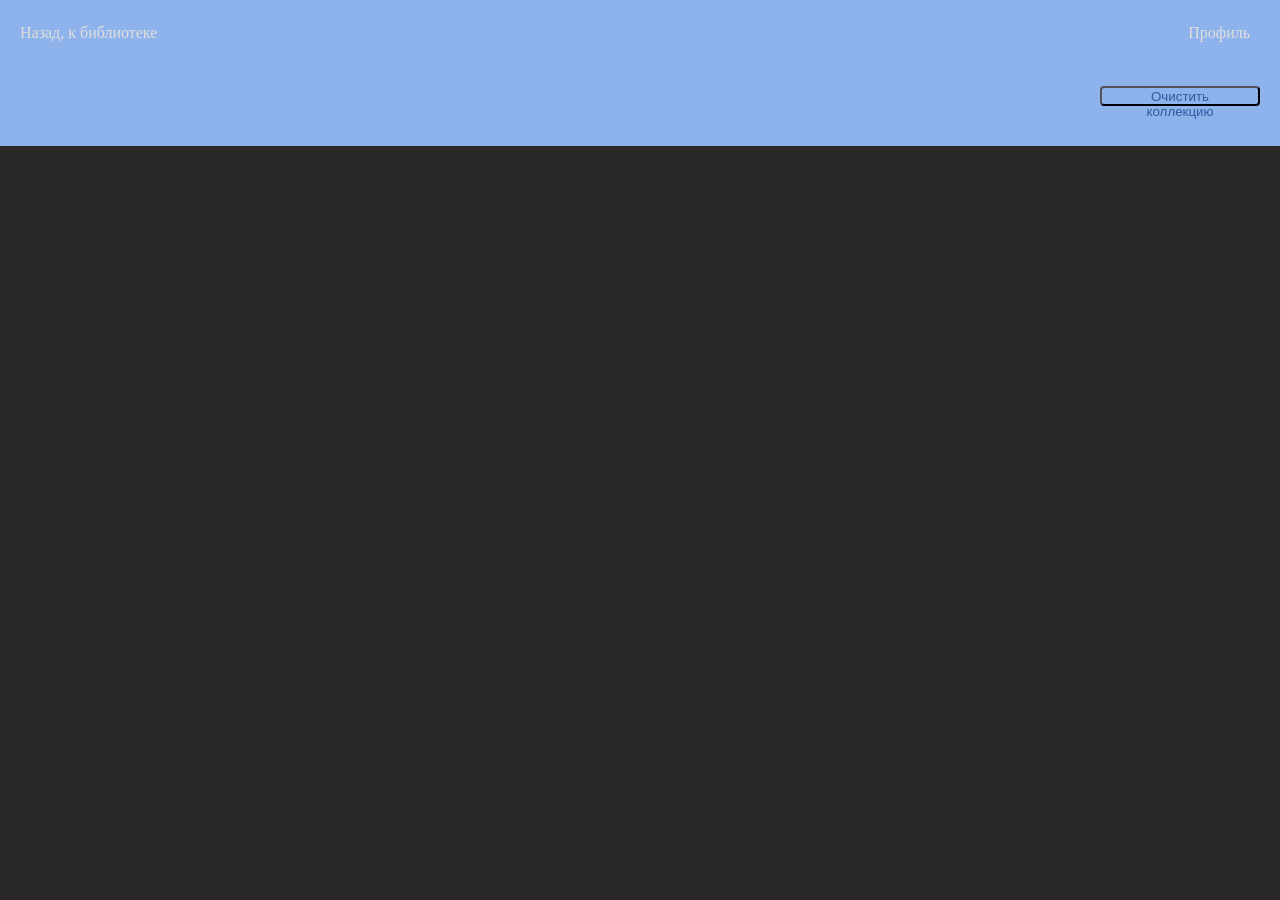
<file: collection.html>
<!DOCTYPE html>
<html lang="en">
<head>
    <meta charset="UTF-8">
    <meta name="viewport" content="width=device-width, initial-scale=1.0">
    <title>BookShells</title>
    <link rel="stylesheet" href="style.css">
</head>
<body>
    <header class="header-collection">
        <div class="inf-collection">
            <a href="MyLibrary.html" class="back">Назад, к библиотеке</a>
            <a href="profile.html">Профиль</a>
        </div>

        <div class="about-collection">
            <p id="about-collection"></p>
            <!-- <p class="reading-cnt"></p> -->
            <button class="clear">Очистить коллекцию</button>
        </div>
    </header>
    
    <section class="chose-collection" id="chose-collection">

        <!-- <div class="book-card">
            <img class="img-book-mini" src="images/Mziry.png">
            <div class="book-desc">
                <p class="name">Мцыри</p>
                <p class="author">М.Ю. Лермонтов</p>
                <p class="begin">Начато</p>
                <p class="end">Завершено</p>

                <div class="genre-rating">
                    <label class="genre">Поэзия</label>
                    <div class="rating">Ваша оценка</div>
                </div>
                
            </div>
        </div> -->
        
    </section>
    <script src="collection.js"></script>
</body>
</html>
</file>
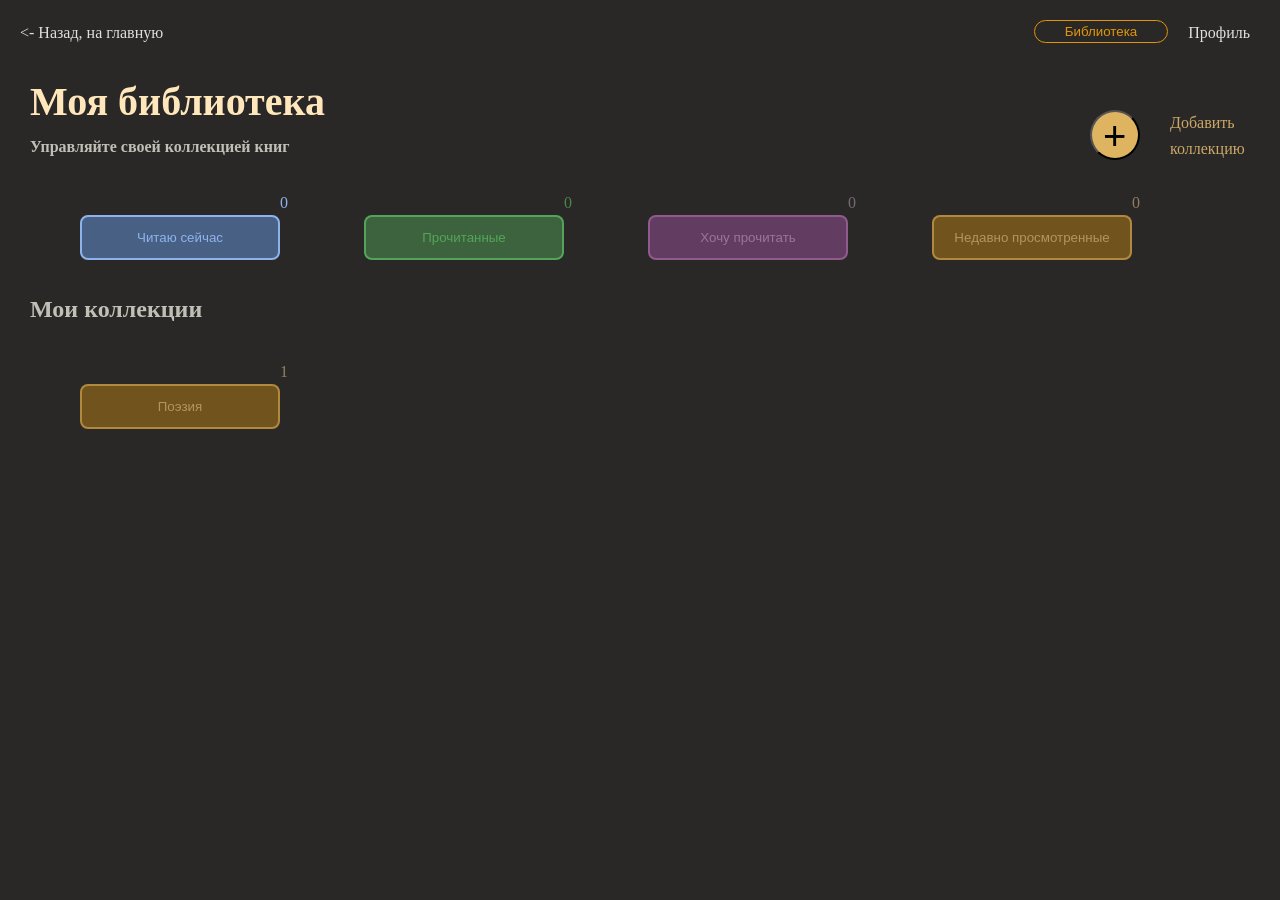
<file: MyLibrary.html>
<!DOCTYPE html>
<html lang="en">
<head>
    <meta charset="UTF-8">
    <meta name="viewport" content="width=device-width, initial-scale=1.0">
    <title>BookShells</title>
    <link rel="stylesheet" href="style.css">
</head>
<body>
    <header>
        <div class="information">
            <a href="index.html" class="back"><- Назад, на главную</a>
            <a href="profile.html">Профиль</a>
            <button class="library">Библиотека</button>
        </div>
    </header>

    <div class="library-header">
        <p>Добавить коллекцию</p>
        <button class="add-collection">+</button>
        <h1>Моя библиотека</h1>
        <h4>Управляйте своей коллекцией книг</h4>
    </div>
    
    <div class="collections" id="collections">
        <div> <p class="reading-cnt" id="reading-cnt">0</p> <button class="reading" id="reading">Читаю сейчас</button></div>
        <div> <p class="read-cnt" id="read-cnt">0</p> <button class="read" id="read">Прочитанные</button> </div>
        <div> <p class="wanna-read-cnt" id="wanna-read-cnt">0</p> <button class="wanna-read" id="wanna-read">Хочу прочитать</button></div>
        <div> <p class="recent-cnt" id="recent-cnt">0</p> <button class="recent" id="recent">Нeдавно просмотренные</button></div>
    </div>

    <h2>Мои коллекции</h2>
    <div class="my-collections">
        <div><p class="collection-1">1</p> <button class="recent">Поэзия</button> </div>
    </div>
    <script src="library.js"></script>
</body>
</html>
</file>
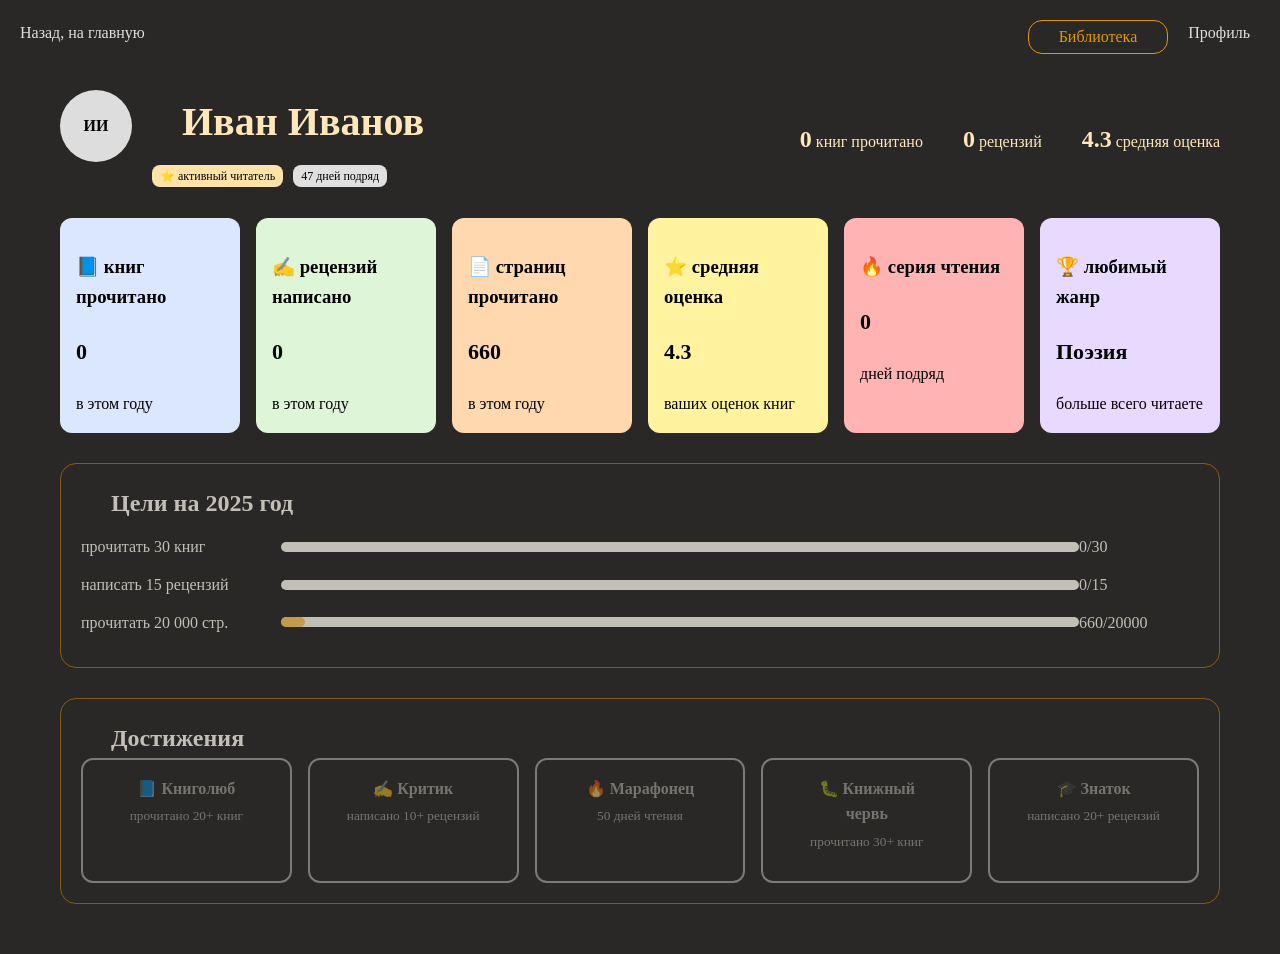
<file: profile.html>
<!DOCTYPE html>
<html lang="en">
<head>
    <meta charset="UTF-8">
    <meta name="viewport" content="width=device-width, initial-scale=1.0">
    <title>BookShells</title>
    <link rel="stylesheet" href="style.css">
</head>
    <header>
        <div class="information">
            <a href="index.html" class="back">Назад, на главную</a>
            <a href="profile.html">Профиль</a>
            <a href="MyLibrary.html" class="library">Библиотека</a>
        </div>
    </header>
<body>
    <main class="prof-container">

  <section class="profile">
    <div class="profile-left">
      <div class="avatar">ИИ</div>
      <div>
        <h1>Иван Иванов</h1>
        <div class="badges">
          <span class="badge yellow">⭐ активный читатель</span>
          <span class="badge gray">47 дней подряд</span>
        </div>
      </div>
    </div>

    <div class="profile-stats">
      <div>
        <strong id="books-count">0</strong>
        <span>книг прочитано</span>
      </div>
      <div>
        <strong id="reviews-count">0</strong>
        <span>рецензий</span>
      </div>
      <div>
        <strong id="avg-rating">0</strong>
        <span>средняя оценка</span>
      </div>
    </div>
  </section>


  <section class="cards">
    <div class="card blue">
      <h3>📘 книг прочитано</h3>
      <p class="big">25</p>
      <span>в этом году</span>
    </div>

    <div class="card green">
      <h3>✍ рецензий написано</h3>
      <p class="big">13</p>
      <span>в этом году</span>
    </div>

    <div class="card orange">
      <h3>📄 страниц прочитано</h3>
      <p class="big">14540</p>
      <span>в этом году</span>
    </div>

    <div class="card yellow">
      <h3>⭐ средняя оценка</h3>
      <p class="big">4.2</p>
      <span>ваших оценок книг</span>
    </div>

    <div class="card red">
      <h3>🔥 серия чтения</h3>
      <p class="big">67</p>
      <span>дней подряд</span>
    </div>

    <div class="card purple">
      <h3>🏆 любимый жанр</h3>
      <p class="big">поэзия</p>
      <span>больше всего читаете</span>
    </div>
  </section>


  <section class="block">
    <h2>Цели на 2025 год</h2>

    <div class="goal">
      <span>прочитать 30 книг</span>
      <div class="progress">
        <div class="progress-fill" style="width:83%"></div>
      </div>
      <span class="value">25/30</span>
    </div>

    <div class="goal">
      <span>написать 15 рецензий</span>
      <div class="progress">
        <div class="progress-fill" style="width:87%"></div>
      </div>
      <span class="value">13/15</span>
    </div>

    <div class="goal">
      <span>прочитать 20 000 стр.</span>
      <div class="progress">
        <div class="progress-fill" style="width:73%"></div>
      </div>
      <span class="value">14540/20000</span>
    </div>
  </section>


  <section class="block">
    <h2>Достижения</h2>

    <div class="achievements">
      <div class="achievement active">
        <h4>📘 Книголюб</h4>
        <p class="achievement-description">прочитано 20+ книг</p>
      </div>

      <div class="achievement active">
        <h4>✍ Критик</h4>
        <p class="achievement-description">написано 10+ рецензий</p>
      </div>

      <div class="achievement active">
        <h4>🔥 Марафонец</h4>
        <p class="achievement-description">50 дней чтения</p>
      </div>

      <div class="achievement locked">
        <h4>🐛 Книжный червь</h4>
        <p class="achievement-description">прочитано 30+ книг</p>
      </div>

      <div class="achievement locked">
        <h4>🎓 Знаток</h4>
        <p class="achievement-description">написано 20+ рецензий</p>
      </div>
    </div>
  </section>

</main>
<script src="profile.js"></script>
</body>
</html>
</file>
<file: style.css>
* {
  box-sizing: border-box;
}
body{
    margin: 0;
    font-family: Georgia, 'Times New Roman', Times, serif;
    line-height: 1.6;
    background: #292826;
}
.header-main{
    position: fixed;
    top: 0;
    left: 0;
    right:0;
    height: auto;
    width: 100%;
    background: #292826;
    box-shadow: 0 4px 4px #c5800097;
    z-index: 100;
}
.information, .search{ margin-top: 20px;}
.navigation{ 
    display: flex;
    flex-direction: row;
    flex-wrap: wrap;
    margin-left: 20px;
    margin-bottom: 10px;
}

a{
    display: flex;
    float: right;
    margin-right: 30px;
    text-decoration: none;
    color: #E0DFDC;
}
.library, .main-page{
    display: flex;
    float: right;
    margin-right: 20px;
    padding: 3px 30px;
    color:  #e19609;
    border-radius: 14px;
    border: 1px solid  #e19609;
    background: none;
}
.library:hover{background: #DFB971;color: #543402;}
/* #ch:checked{background: #DFB971;color: #543402;} */

.book-search{
    width:85%;
    margin: 0 20px;
    background: #292826;
    border-radius: 40px;
    border: 1px solid  #e19609;
    padding-left: 10px;
    color: #e19609;
}
.search-btn{
    background: #DFB971;
    color: #543402;
    padding: 10px 30px;
    border-radius: 50px;
}
/* .search-btn:checked{background: #543402; color:#DFB971;} */
.all, .classic, .fantasy{
    background: #DFB971;
    color: #543402;
    padding: 10px;
    margin-right: 10px;
    border-radius: 10px;
}

.catalog{
    display: flex;
    flex-direction: row;
    flex-wrap: wrap; 
    margin: 200px 60px;
}
.book{
    width: 240px;
    height: 370px;
    margin: 50px 50px;
    border-radius: 10px;
    border: 1px solid #C58000;
    box-shadow: 4px 4px 4px #e195099b;
}
.img-book{width: 238px; height: 290px; border-radius: 10px;}
/* .description{margin-top:110} */
.name, .author{
    color: #E0DFDC;
    margin: 0 10px;
    font-size:smaller;
}

.genre-rating{
  height: 40px;
  display: flex;
  flex-direction: row;
  justify-content: space-between;

  }
.genre{
    color:#cca867;
    background: #292826;
    border: 1px solid #B79557;
    border-radius: 8px;
    padding: 1px 5px;
    margin-left: 10px;
    font-size: smaller;
}
.rating{
    display: flex;
    float: right; 
    margin-right: 10px;
    color: #C58000; 
}
/*чтоб отправить изменение ты просто берешь и ну и отправляешь его*/

/* Страница книги */
header{
    height: 50px;
    /* box-shadow: 0 2px 2px #c5800097; */
}
.back{
    display: flex;
    float: left;
    margin-left: 20px;
    background: none;
    color: #E0DFDC;
}
.main-div{
    display: grid;
    grid-template-areas: 
    "one two";
    grid-template-columns: 500px 1fr;
}
.img-buttons{
    display: flex;
    flex-direction: column;
    grid-area: one;
}
.all-about-book{grid-area: two;}

.img-on-page{
    margin: 0 50px;
    margin-top: 30px;
    width: 400px;
    height: 500px;
    border: 2px solid #C58000;
    border-radius: 4px;
}
.Add{
    font-size: large;
    height: 40px;
    width: 360px;
    margin: 0 70px;
    margin-top: 30px;
    border-radius: 12px;
    background: #DEB461;
    color: #292826;
}
select{
    height: 30px;
    width: 360px;
    margin: 0 70px;
    margin-top: 20px;
    border-radius: 12px;
    background: #292826;
    color: #DEB461;
    border: 1px solid #C58000;
}
.all-about-book{
    margin-top: 30px;
    display: grid;
    grid-template-areas: 
    "a b"
    "c c"
    "t t"
    "d d";
}
.book-information{
    grid-area: a;
    box-shadow: -2px -2px  #c5800097;
    width: 450px;
    height: 150px;
}
.name-inf{
    font-size:larger;
    margin: 2px 7px;
    color:#DEB461;
}
.author-inf{
    font-size: medium;
    margin: 2px 7px;
    color: #B79557;
}
.publish-house, .pages-number{
    font-size: medium;
    margin: 0 7px;
    color: #e0dfdcdd;
}
.genre-inf{
  height: 30px;
  width: auto;
    margin: 5px 7px;
    color:#cca867;
    background: #292826;
    border: 1px solid #B79557;
    border-radius: 8px;
    padding: 1px 5px;
}
.your-rating{
  display:flex; 
  flex-direction: row;
  justify-content: space-between;
  color: #B79557;
}
.your-rating p{
  font-size: 16px;
  margin: 5px 0;
}
.your-rating input{
  width: 45px;
  height: 25px;
  margin: 5px 10px;
  color:  #e19609;
  border-radius: 10px;
  border: 1px solid  #e19609;
  background: none;
}
.your-rating button{
  width: 45px;
  height: 30px;
  margin: 0 10px;
  color:  #e19609;
  border-radius: 10px;
  border: 1px solid  #e19609;
  background: none;
}
.your-rating button:hover{background: #DFB971;color: #543402;}
.in-collections{
  display: flex;
  flex-wrap: wrap;
    grid-area: b;
    margin-left: 40px;
    color: #e0dfdcdd;
    box-shadow: 2px 2px  #c5800097;
    width: 400px;
    height: 150px;
}
.in-collections p{margin-bottom: 0;}
.description{
    grid-area: c;
    color: #c2bfb7;
    height: 120px;
    width: 92%;
}
.description p, .text-review p{ margin: 0 0;}
.text-review{
  grid-area: t;
  color: #c2bfb7;
  height: 180px;
  width: 92%;
}
.review{
    grid-area: d;
    color:#e0dfdcdd;
}
.input-review{
    height: 50px;
    width: 92%;
    padding-left: 10px;
    color:#C58000;
    background: #292826;
    border: 1px solid #C58000;
    border-radius: 2px;
}
.Ok{
  width: 40px;
  height: 40px;
  padding-right: 8px;
  color:  #e19609;
  border-radius: 10px;
  border: 1px solid  #e19609;
  background: none;
}
.Ok:hover{background: #DFB971;color: #543402;}

/*Страница библиотеки*/
h1{
    color: #FFE7BB;
    font-size: 40px;
    margin: 0 30px;
}
h4, h2{
    color: #c2bfb7;
    margin: 0 30px;
}
.library-header button{
    display: flex; 
    float: right;
    border-radius: 100%;
    width: 50px;
    height: 50px;
    padding: 2px 11px;
    font-size: 40px;
    margin-top: 40px;
    background: #DEB461;
}
.library-header p{ 
    display: flex; 
    float: right;
    width: 80px;
    margin: 40px 30px;
    color: #cca867;
}

.collections, .my-collections{
    display: flex;
    justify-content: space-between;
    margin: 30px 80px;
    /* margin-left: 80px; */
}
.collections button, .my-collections button{
    width: 200px;
    height: 45px;
    margin-top: 0px;
    border-radius: 8px;
}
.collections p, .my-collections p{
    margin: 0px;
    margin-left: 200px;
}
.reading{
    background: #6d9fef79;
    color: #8eb3ec;
    border: 2px solid #8eb3ec;
}
.reading-cnt{color: #8eb3ec;}
.read{
    background: #6def764c;
    color: #6def7679;
    border: 2px solid #6def7679;
}
.read-cnt{color: #6def7679;}
.wanna-read{
    background: #ef6def4c;
    color: #f4d1f462;
    border: 2px solid #f5a5f54c;
}
.wanna-read-cnt{color: #f4d1f462;}
.recent{
    background: #ea9e1260;
    color: #f3d7a47f;
    border: 2px solid #f3bf5e7f;
}
.recent-cnt{color:#f7d5957f;}
.collection-1{color:#f7daa47f;}

.prof-container {
  max-width: 1200px;
  margin: auto;
  padding: 20px;
}
.profile {
  display: flex;
  justify-content: space-between;
  align-items: center;
}
.profile-left {
  display: flex;
  gap: 20px;
}

.avatar {
  width: 72px;
  height: 72px;
  background: #ddd;
  border-radius: 50%;
  display: flex;
  align-items: center;
  justify-content: center;
  font-weight: bold;
}

.badges {
  margin-top: 8px;
}

.badge {
  padding: 4px 8px;
  border-radius: 8px;
  font-size: 12px;
  margin-right: 6px;
}

.badge.yellow { background: #ffe2a8; }
.badge.gray { background: #e0e0e0; }

.profile-stats {
  display: flex;
  gap: 40px;
  text-align: center;
  color: #FFE7BB;
}

.profile-stats strong {
  font-size: 24px;
  
}


.cards {
  display: grid;
  grid-template-columns: repeat(6, 1fr);
  gap: 16px;
  margin: 30px 0;
}

.card {
  padding: 16px;
  border-radius: 12px;
}

.card .big {
  font-size: 22px;
   font-weight: bold;
}

.blue { background: #dbe7ff; }
.green { background: #dff5d8; }
.orange { background: #ffd8b0; }
.yellow { background: #fff3a0; }
.red { background: #ffb3b3; }
.purple { background: #e7d9ff; }


.block {
  border: 1px solid #c5800097;
  border-radius: 16px;
  padding: 20px;
  margin-bottom: 30px;
}


.goal {
  display: grid;
  grid-template-columns: 200px 1fr 120px;
  align-items: center;
  margin: 12px 0;
  color: #c2bfb7;
}

.progress {
  height: 10px;
  background: #c2bfb7;
  border-radius: 6px;
}

.progress-fill {
  background: #c5800097;
  height: 100%;
  border-radius: 6px;
}


.achievements {
  display: grid;
  grid-template-columns: repeat(5, 1fr);
  gap: 16px;
}

.achievement {
  padding: 16px;
  border-radius: 12px;
  text-align: center;
}

.achievement.active {
  border: 2px solid #ffcc66;
}

.achievement.locked {
  border: 2px solid #ccc;
  opacity: 0.5;
}
.achievement-description {
  color: #c2bfb7;
  font-size: smaller;
  margin-top: 4px;
}


.header-collection{
  display: flex;
  flex-direction: column;
  position: fixed;
  top: 0;
  left: 0;
  right:0;
  height: auto;
  width: 100%;
  background: #8eb3ec;
  z-index: 100;
}
.inf-collection{
  margin-top: 20px;
}
.about-collection{
  display: flex;
  flex-direction: row;
  justify-content: space-between;
  width: 100%;
}
.about-collection p{
  font-size: 34px;
  color: #2d5b9f;
  margin: 20px 30px;
}
.about-collection button{
  display: flex;
  float: right; /*Реально, почему не работает 😭*/
  margin: 40px 20px;
  padding: 1px 14px;
  width: 160px;
  height: 20px;
  border-radius: 4px;
  background: none;
  color: #2d5b9f;
}

.chose-collection{
    display: flex;
    flex-direction: row;
    flex-wrap: wrap; 
    margin: 160px 50px;
    /* margin: 50px 50px;
    border-radius: 10px;
    border: 1px solid #C58000;
    box-shadow: 4px 4px 4px #e195099b; */
}
.chose-collection .book-card{
    width: 300px;
    height: 160px;
    display: flex;
    flex-direction: row;
    margin: 30px 30px;
    border-radius: 10px;
    border: 1px solid #C58000;
    box-shadow: 4px 4px 4px #e195099b;
}
.delete{
  width: 50px;
  color: #e195099b;
  background: #292826;
  /* box-shadow: -2px -2px -2px #C58000; */
}
.chose-collection .img-book-mini{width: 130px; height: 158px; border-radius: 10px;}
.book-desc .name{
  margin: 0 5px;
  color: #B79557;
  font-size:medium;
}
.book-desc .author{
  margin: 5px 5px;
  color: #B79557;
  font-size: smaller;
}
.book-desc .begin, .book-desc .end, .book-desc .rating{
  margin: 0 5px;
  color: #c2bfb7;
  font-size: smaller;
}
.book-desc .genre-rating{
  margin-top: 5px;
  display: flex;
  flex-direction: column;
}
.book-desc .genre{width: 60px; margin: 0 5px;}
</file>
